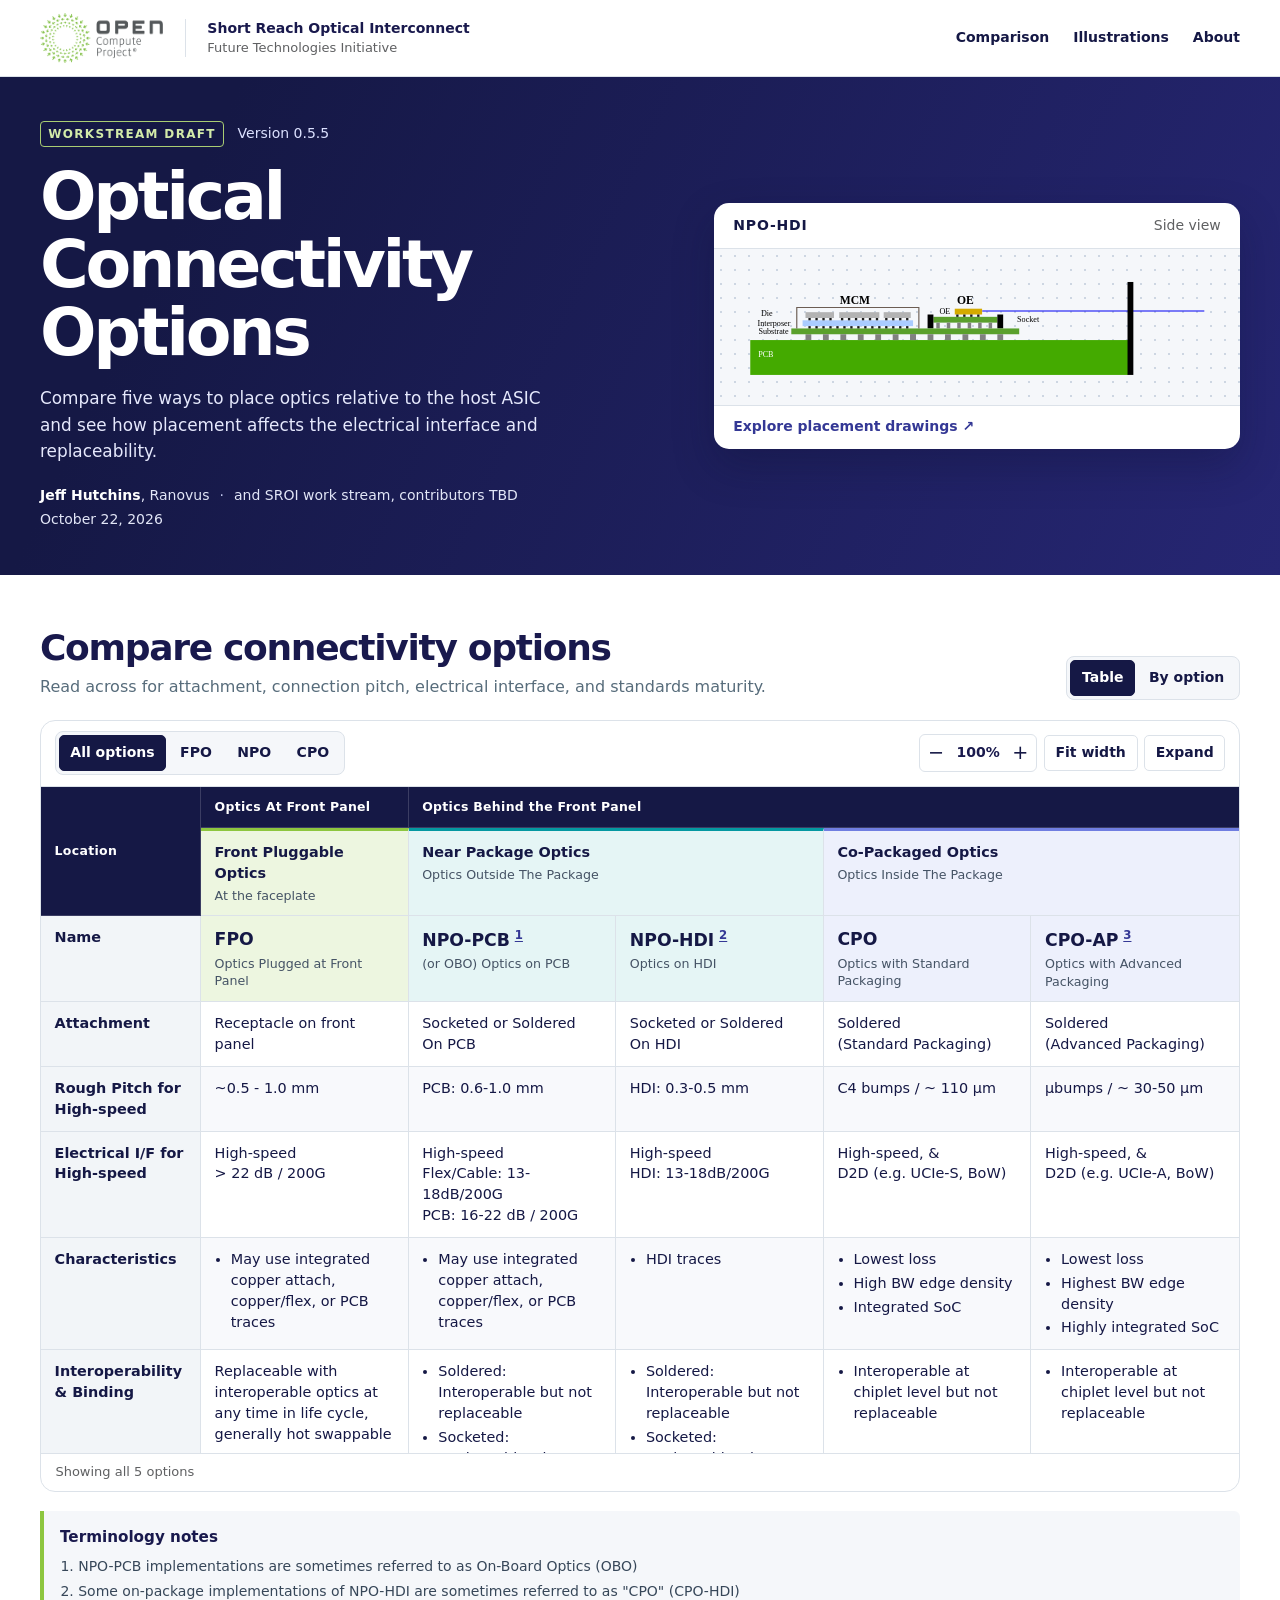
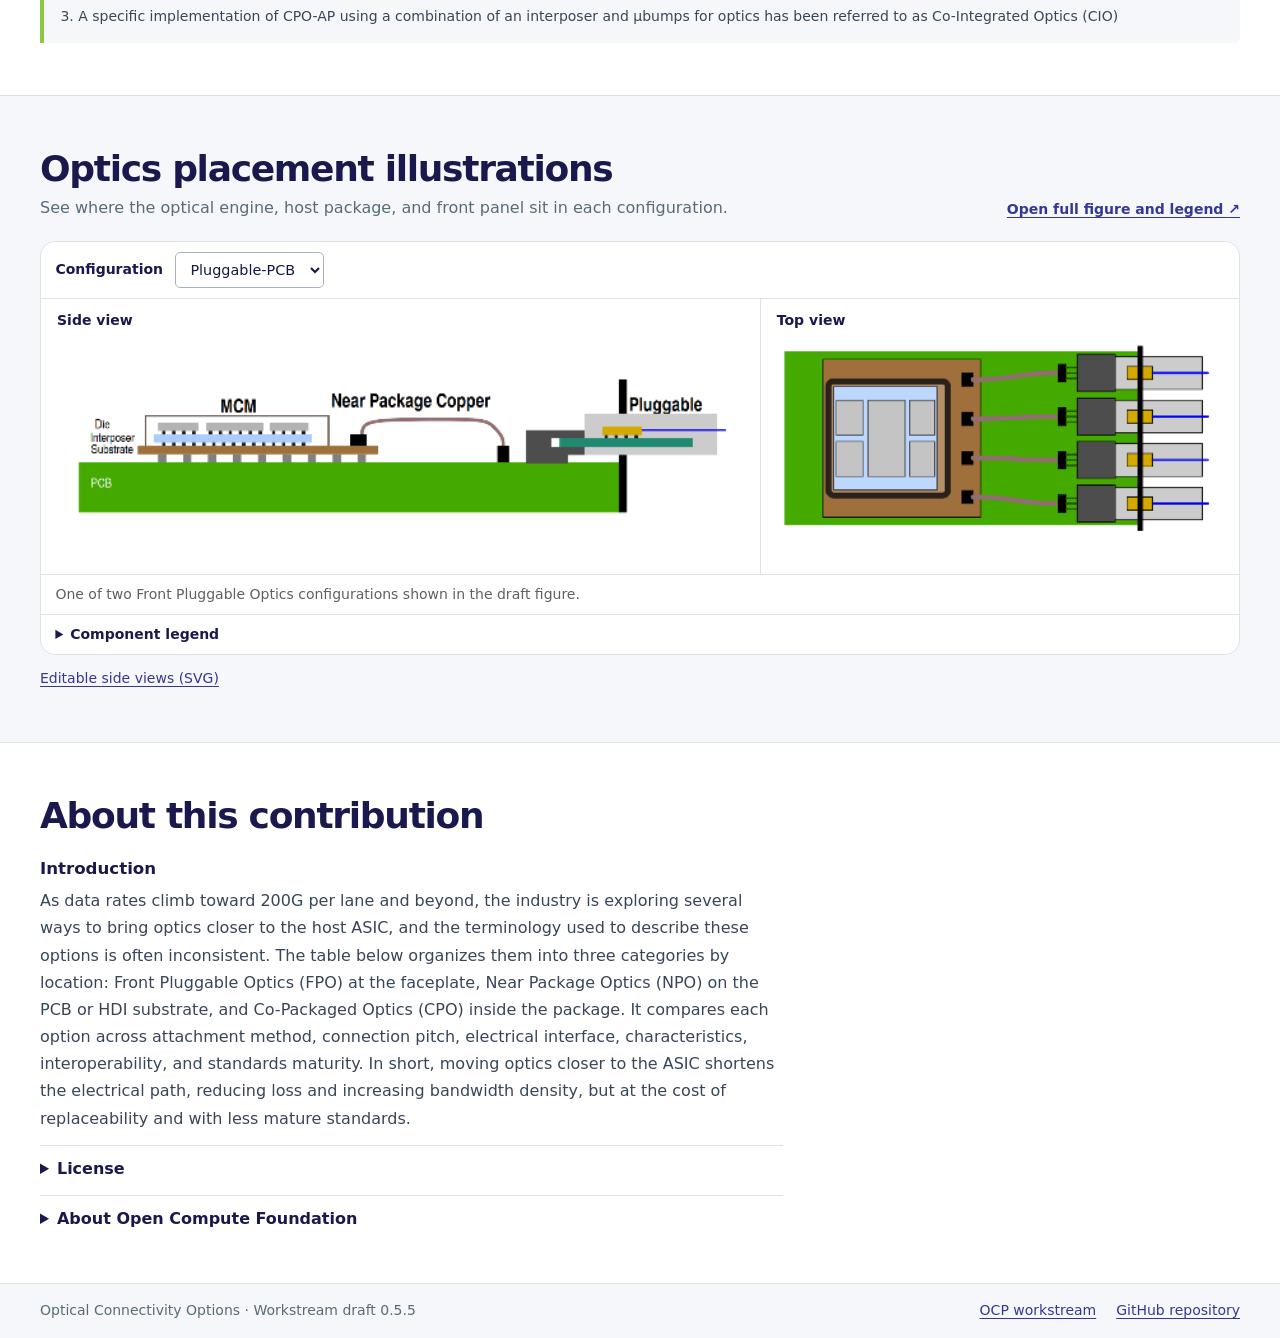
<file: docs/index.html>
<!doctype html>
<html lang="en">
<head>
  <meta charset="utf-8">
  <meta name="viewport" content="width=device-width, initial-scale=1">
  <meta name="description" content="Explore the OCP Short Reach Optical Interconnect workstream’s draft comparison of front pluggable, near package, and co-packaged optics.">
  <title>Optical Connectivity Options · OCP SROI</title>
  <link rel="stylesheet" href="styles.css">
  <script src="explorer.js" defer></script>
</head>
<body>
  <a class="skip-link" href="#comparison">Skip to the comparison</a>
  <header class="site-header">
    <div class="container site-header-inner">
      <a class="brand" href="https://www.opencompute.org/" aria-label="Open Compute Project">
        <img src="assets/ocp-logo.png" width="132" height="54" alt="Open Compute Project">
      </a>
      <div class="workstream">Short Reach Optical Interconnect<span>Future Technologies Initiative</span></div>
      <nav aria-label="Page sections">
        <a href="#comparison">Comparison</a>
        <a href="#illustrations">Illustrations</a>
        <a href="#draft">About</a>
      </nav>
    </div>
  </header>

  <main>
    <section class="hero" aria-labelledby="title">
      <div class="container hero-inner">
        <div class="hero-copy">
          <p class="version"><span>Workstream draft</span> <span>Version 0.5.5</span></p>
          <h1 id="title">Optical Connectivity Options</h1>
          <p class="hero-summary">Compare five ways to place optics relative to the host ASIC and see how placement affects the electrical interface and replaceability.</p>
          <div class="byline">
            <p><strong>Jeff Hutchins</strong>, Ranovus <span aria-hidden="true">·</span> and SROI work stream, contributors TBD</p>
            <p class="byline-date"><time datetime="2026-10-22">October 22, 2026</time></p>
          </div>
        </div>
        <figure class="hero-figure">
          <div class="figure-caption"><strong>NPO-HDI</strong><span>Side view</span></div>
          <div class="hero-drawing">
            <img src="assets/naming-drawings.svg#svgView(viewBox(18,39.5,43,10.5))" alt="Near-package optics on HDI, positioned beside the host package and connected to fiber.">
          </div>
          <figcaption><a href="#illustrations" data-figure="npo-hdi">Explore placement drawings <span aria-hidden="true">↗</span></a></figcaption>
        </figure>
      </div>
    </section>

    <section class="container comparison section" id="comparison" aria-labelledby="comparison-title">
      <div class="section-heading">
        <div>
          <h2 id="comparison-title">Compare connectivity options</h2>
          <p>Read across for attachment, connection pitch, electrical interface, and standards maturity.</p>
        </div>
        <div class="segmented js-only" role="group" aria-label="Comparison layout">
          <button type="button" data-view="table" aria-pressed="true">Table</button>
          <button type="button" data-view="options" aria-pressed="false">By option</button>
        </div>
      </div>
      <div id="comparison-home">
        <div id="comparison-surface" class="surface">
          <div class="toolbar js-only">
            <div class="segmented family-filter" role="group" aria-label="Filter by family">
              <button type="button" data-filter="all" aria-pressed="true">All options</button>
              <button type="button" data-filter="fpo" aria-label="Front Pluggable Optics" aria-pressed="false">FPO</button><button type="button" data-filter="npo" aria-label="Near Package Optics" aria-pressed="false">NPO</button><button type="button" data-filter="cpo" aria-label="Co-Packaged Optics" aria-pressed="false">CPO</button>
            </div>
            <div class="zoom-tools" id="zoom-tools" role="group" aria-label="Table zoom">
              <div class="zoom-step">
                <button type="button" id="zoom-out" aria-label="Zoom out">−</button>
                <output id="zoom-value" aria-live="polite">100%</output>
                <button type="button" id="zoom-in" aria-label="Zoom in">+</button>
              </div>
              <button type="button" class="control" id="zoom-fit" aria-pressed="false" title="Fit as much of the table as possible while keeping it readable">Fit width</button>
              <button type="button" class="control" id="expand-table" aria-haspopup="dialog">Expand</button>
              <button type="button" class="control" id="close-table" hidden>Close</button>
            </div>
          </div>
          <p class="js-only" id="scroll-hint" hidden>Scroll sideways to see more columns.</p>
          <div class="matrix-viewport" id="matrix-viewport" tabindex="0" role="region" aria-label="Connectivity options matrix">
            <table class="matrix"><caption class="visually-hidden">Table 1 – Connectivity Options and Characteristics</caption>
<colgroup><col class="criterion-column"><col class="option-column" data-family="fpo"><col class="option-column" data-family="npo"><col class="option-column" data-family="npo"><col class="option-column" data-family="cpo"><col class="option-column" data-family="cpo"></colgroup>
<thead><tr class="locations"><th rowspan="2" id="location" class="criterion">Location</th><th colspan="1" id="loc-front" data-location="front">Optics At Front Panel</th><th colspan="4" id="loc-behind" data-location="behind">Optics Behind the Front Panel</th></tr>
<tr><th colspan="1" id="family-fpo" data-family="fpo" class="family">Front Pluggable Optics<small>At the faceplate</small></th><th colspan="2" id="family-npo" data-family="npo" class="family">Near Package Optics<small>Optics Outside The Package</small></th><th colspan="2" id="family-cpo" data-family="cpo" class="family">Co-Packaged Optics<small>Optics Inside The Package</small></th></tr>
<tr><th id="name" scope="col" class="criterion">Name</th><th id="col-fpo" data-family="fpo" scope="col" class="option"><span>FPO</span><small>Optics Plugged at Front Panel</small></th><th id="col-npo-pcb" data-family="npo" scope="col" class="option"><span>NPO-PCB</span><sup><a href="#note-1" aria-label="Terminology note 1">1</a></sup><small>(or OBO) Optics on PCB</small></th><th id="col-npo-hdi" data-family="npo" scope="col" class="option"><span>NPO-HDI</span><sup><a href="#note-2" aria-label="Terminology note 2">2</a></sup><small>Optics on HDI</small></th><th id="col-cpo" data-family="cpo" scope="col" class="option"><span>CPO</span><small>Optics with Standard Packaging</small></th><th id="col-cpo-ap" data-family="cpo" scope="col" class="option"><span>CPO-AP</span><sup><a href="#note-3" aria-label="Terminology note 3">3</a></sup><small>Optics with Advanced Packaging</small></th></tr></thead>
<tbody>
<tr><th scope="row" id="row-attachment" class="criterion">Attachment</th><td data-family="fpo" headers="row-attachment loc-front family-fpo col-fpo">Receptacle on front panel</td><td data-family="npo" headers="row-attachment loc-behind family-npo col-npo-pcb">Socketed or Soldered<br>On PCB</td><td data-family="npo" headers="row-attachment loc-behind family-npo col-npo-hdi">Socketed or Soldered<br>On HDI</td><td data-family="cpo" headers="row-attachment loc-behind family-cpo col-cpo">Soldered<br>(Standard Packaging)</td><td data-family="cpo" headers="row-attachment loc-behind family-cpo col-cpo-ap">Soldered<br>(Advanced Packaging)</td></tr>
<tr><th scope="row" id="row-pitch" class="criterion">Rough Pitch for High-speed</th><td data-family="fpo" headers="row-pitch loc-front family-fpo col-fpo">~0.5 - 1.0 mm</td><td data-family="npo" headers="row-pitch loc-behind family-npo col-npo-pcb">PCB: 0.6-1.0 mm</td><td data-family="npo" headers="row-pitch loc-behind family-npo col-npo-hdi">HDI: 0.3-0.5 mm</td><td data-family="cpo" headers="row-pitch loc-behind family-cpo col-cpo">C4 bumps / ~ 110 µm</td><td data-family="cpo" headers="row-pitch loc-behind family-cpo col-cpo-ap">µbumps / ~ 30-50 µm</td></tr>
<tr><th scope="row" id="row-interface" class="criterion">Electrical I/F for High-speed</th><td data-family="fpo" headers="row-interface loc-front family-fpo col-fpo">High-speed<br>&gt; 22 dB / 200G</td><td data-family="npo" headers="row-interface loc-behind family-npo col-npo-pcb">High-speed<br>Flex/Cable: 13-18dB/200G<br>PCB: 16-22 dB / 200G</td><td data-family="npo" headers="row-interface loc-behind family-npo col-npo-hdi">High-speed<br>HDI: 13-18dB/200G</td><td data-family="cpo" headers="row-interface loc-behind family-cpo col-cpo">High-speed, &amp;<br>D2D (e.g. UCIe-S, BoW)</td><td data-family="cpo" headers="row-interface loc-behind family-cpo col-cpo-ap">High-speed, &amp;<br>D2D (e.g. UCIe-A, BoW)</td></tr>
<tr><th scope="row" id="row-characteristics" class="criterion">Characteristics</th><td data-family="fpo" headers="row-characteristics loc-front family-fpo col-fpo"><ul class="cell-list"><li>May use integrated copper attach, copper/flex, or PCB traces</li></ul></td><td data-family="npo" headers="row-characteristics loc-behind family-npo col-npo-pcb"><ul class="cell-list"><li>May use integrated copper attach, copper/flex, or PCB traces</li></ul></td><td data-family="npo" headers="row-characteristics loc-behind family-npo col-npo-hdi"><ul class="cell-list"><li>HDI traces</li></ul></td><td data-family="cpo" headers="row-characteristics loc-behind family-cpo col-cpo"><ul class="cell-list"><li>Lowest loss</li><li>High BW edge density</li><li>Integrated SoC</li></ul></td><td data-family="cpo" headers="row-characteristics loc-behind family-cpo col-cpo-ap"><ul class="cell-list"><li>Lowest loss</li><li>Highest BW edge density</li><li>Highly integrated SoC</li></ul></td></tr>
<tr><th scope="row" id="row-interoperability" class="criterion">Interoperability &amp; Binding</th><td data-family="fpo" headers="row-interoperability loc-front family-fpo col-fpo">Replaceable with interoperable optics at any time in life cycle,<br>generally hot swappable</td><td data-family="npo" headers="row-interoperability loc-behind family-npo col-npo-pcb"><ul class="cell-list"><li>Soldered: Interoperable but not replaceable</li><li>Socketed: Replaceable when removing blade</li></ul></td><td data-family="npo" headers="row-interoperability loc-behind family-npo col-npo-hdi"><ul class="cell-list"><li>Soldered: Interoperable but not replaceable</li><li>Socketed: Replaceable when removing blade</li></ul></td><td data-family="cpo" headers="row-interoperability loc-behind family-cpo col-cpo"><ul class="cell-list"><li>Interoperable at chiplet level but not replaceable</li></ul></td><td data-family="cpo" headers="row-interoperability loc-behind family-cpo col-cpo-ap"><ul class="cell-list"><li>Interoperable at chiplet level but not replaceable</li></ul></td></tr>
<tr><th scope="row" id="row-standards" class="criterion">Standards</th><td colspan="1" data-family="fpo" headers="row-standards loc-front family-fpo col-fpo">Standardized</td><td colspan="2" data-family="npo" headers="row-standards loc-behind family-npo col-npo-pcb col-npo-hdi">Standards being developed</td><td colspan="2" data-family="cpo" headers="row-standards loc-behind family-cpo col-cpo col-cpo-ap">Some standards exist, others remain to be developed</td></tr>
</tbody></table>
          </div>
          <div class="option-list" id="option-list" hidden>
            <details class="option-card" data-family="fpo" data-option="fpo" id="option-fpo"><summary><span><strong>FPO</strong><span class="option-description">Optics Plugged at Front Panel</span></span></summary><div class="option-details"><p>Front Pluggable Optics</p><dl><div><dt>Attachment</dt><dd>Receptacle on front panel</dd></div><div><dt>Rough Pitch for High-speed</dt><dd>~0.5 - 1.0 mm</dd></div><div><dt>Electrical I/F for High-speed</dt><dd>High-speed<br>&gt; 22 dB / 200G</dd></div><div><dt>Characteristics</dt><dd><ul class="cell-list"><li>May use integrated copper attach, copper/flex, or PCB traces</li></ul></dd></div><div><dt>Interoperability &amp; Binding</dt><dd>Replaceable with interoperable optics at any time in life cycle,<br>generally hot swappable</dd></div><div><dt>Standards</dt><dd>Standardized</dd></div></dl><a class="source-link" href="#illustrations" data-figure="fpo">See placement <span aria-hidden="true">↗</span></a></div></details>
<details class="option-card" data-family="npo" data-option="npo-pcb" id="option-npo-pcb"><summary><span><strong>NPO-PCB</strong><span class="option-description">(or OBO) Optics on PCB</span></span></summary><div class="option-details"><p>Near Package Optics<sup><a href="#note-1" aria-label="Terminology note 1">1</a></sup></p><dl><div><dt>Attachment</dt><dd>Socketed or Soldered<br>On PCB</dd></div><div><dt>Rough Pitch for High-speed</dt><dd>PCB: 0.6-1.0 mm</dd></div><div><dt>Electrical I/F for High-speed</dt><dd>High-speed<br>Flex/Cable: 13-18dB/200G<br>PCB: 16-22 dB / 200G</dd></div><div><dt>Characteristics</dt><dd><ul class="cell-list"><li>May use integrated copper attach, copper/flex, or PCB traces</li></ul></dd></div><div><dt>Interoperability &amp; Binding</dt><dd><ul class="cell-list"><li>Soldered: Interoperable but not replaceable</li><li>Socketed: Replaceable when removing blade</li></ul></dd></div><div><dt>Standards</dt><dd>Standards being developed</dd></div></dl><a class="source-link" href="#illustrations" data-figure="npo-pcb">See placement <span aria-hidden="true">↗</span></a></div></details>
<details class="option-card" data-family="npo" data-option="npo-hdi" id="option-npo-hdi"><summary><span><strong>NPO-HDI</strong><span class="option-description">Optics on HDI</span></span></summary><div class="option-details"><p>Near Package Optics<sup><a href="#note-2" aria-label="Terminology note 2">2</a></sup></p><dl><div><dt>Attachment</dt><dd>Socketed or Soldered<br>On HDI</dd></div><div><dt>Rough Pitch for High-speed</dt><dd>HDI: 0.3-0.5 mm</dd></div><div><dt>Electrical I/F for High-speed</dt><dd>High-speed<br>HDI: 13-18dB/200G</dd></div><div><dt>Characteristics</dt><dd><ul class="cell-list"><li>HDI traces</li></ul></dd></div><div><dt>Interoperability &amp; Binding</dt><dd><ul class="cell-list"><li>Soldered: Interoperable but not replaceable</li><li>Socketed: Replaceable when removing blade</li></ul></dd></div><div><dt>Standards</dt><dd>Standards being developed</dd></div></dl><a class="source-link" href="#illustrations" data-figure="npo-hdi">See placement <span aria-hidden="true">↗</span></a></div></details>
<details class="option-card" data-family="cpo" data-option="cpo" id="option-cpo"><summary><span><strong>CPO</strong><span class="option-description">Optics with Standard Packaging</span></span></summary><div class="option-details"><p>Co-Packaged Optics</p><dl><div><dt>Attachment</dt><dd>Soldered<br>(Standard Packaging)</dd></div><div><dt>Rough Pitch for High-speed</dt><dd>C4 bumps / ~ 110 µm</dd></div><div><dt>Electrical I/F for High-speed</dt><dd>High-speed, &amp;<br>D2D (e.g. UCIe-S, BoW)</dd></div><div><dt>Characteristics</dt><dd><ul class="cell-list"><li>Lowest loss</li><li>High BW edge density</li><li>Integrated SoC</li></ul></dd></div><div><dt>Interoperability &amp; Binding</dt><dd><ul class="cell-list"><li>Interoperable at chiplet level but not replaceable</li></ul></dd></div><div><dt>Standards</dt><dd>Some standards exist, others remain to be developed</dd></div></dl><a class="source-link" href="#illustrations" data-figure="cpo">See placement <span aria-hidden="true">↗</span></a></div></details>
<details class="option-card" data-family="cpo" data-option="cpo-ap" id="option-cpo-ap"><summary><span><strong>CPO-AP</strong><span class="option-description">Optics with Advanced Packaging</span></span></summary><div class="option-details"><p>Co-Packaged Optics<sup><a href="#note-3" aria-label="Terminology note 3">3</a></sup></p><dl><div><dt>Attachment</dt><dd>Soldered<br>(Advanced Packaging)</dd></div><div><dt>Rough Pitch for High-speed</dt><dd>µbumps / ~ 30-50 µm</dd></div><div><dt>Electrical I/F for High-speed</dt><dd>High-speed, &amp;<br>D2D (e.g. UCIe-A, BoW)</dd></div><div><dt>Characteristics</dt><dd><ul class="cell-list"><li>Lowest loss</li><li>Highest BW edge density</li><li>Highly integrated SoC</li></ul></dd></div><div><dt>Interoperability &amp; Binding</dt><dd><ul class="cell-list"><li>Interoperable at chiplet level but not replaceable</li></ul></dd></div><div><dt>Standards</dt><dd>Some standards exist, others remain to be developed</dd></div></dl><a class="source-link" href="#illustrations" data-figure="cpo-ap">See placement <span aria-hidden="true">↗</span></a></div></details>
          </div>
          <div class="table-meta">
            <p id="table-status" role="status">Showing all 5 options</p>
          </div>
        </div>
      </div>

      <dialog id="table-dialog" aria-labelledby="dialog-title">
        <div class="dialog-heading"><h2 id="dialog-title">Connectivity options and characteristics</h2></div>
      </dialog>

      <aside class="terminology" aria-labelledby="terminology-title">
        <h3 id="terminology-title">Terminology notes</h3>
        <ol><li id="note-1">NPO-PCB implementations are sometimes referred to as On-Board Optics (OBO)</li><li id="note-2">Some on-package implementations of NPO-HDI are sometimes referred to as &quot;CPO&quot; (CPO-HDI)</li><li id="note-3">A specific implementation of CPO-AP using a combination of an interposer and µbumps for optics has been referred to as Co-Integrated Optics (CIO)</li></ol>
      </aside>
    </section>

    <section class="figure-section" id="illustrations" aria-labelledby="illustration-title">
      <div class="container section">
        <div class="section-heading">
          <div>
            <h2 id="illustration-title">Optics placement illustrations</h2>
            <p>See where the optical engine, host package, and front panel sit in each configuration.</p>
          </div>
          <a class="source-link" href="assets/placement-options.png">Open full figure and legend <span aria-hidden="true">↗</span></a>
        </div>
        <div class="figure-explorer js-only">
          <div class="figure-toolbar">
            <label for="figure-select">Configuration</label>
            <select id="figure-select">
              <option value="pluggable-pcb">Pluggable-PCB</option>
              <option value="pluggable-npc">Pluggable-NPC</option>
              <option value="npo-pcb">NPO-PCB</option>
              <option value="npo-hdi">NPO-HDI</option>
              <option value="cpo">CPO-SP</option>
              <option value="cpo-ap">CPO-AP</option>
            </select>
          </div>
          <div class="figure-panels">
            <figure>
              <figcaption>Side view</figcaption>
              <svg id="side-view" class="diagram" role="img" aria-label="Pluggable-PCB, side view" viewBox="244 60 539 182">
                <image href="assets/placement-options.png" width="1214" height="1444"></image>
              </svg>
            </figure>
            <figure>
              <figcaption>Top view</figcaption>
              <svg id="top-view" class="diagram" role="img" aria-label="Pluggable-PCB, top view" viewBox="816 60 375 182">
                <image href="assets/placement-options.png" width="1214" height="1444"></image>
              </svg>
            </figure>
          </div>
          <p class="figure-note" id="figure-note"></p>
          <details class="legend">
            <summary>Component legend</summary>
            <ul>
              <li><span style="--swatch: #b3b3b3"></span>Die</li>
              <li><span style="--swatch: #aaccff"></span>Interposer</li>
              <li><span style="--swatch: #a0703c"></span>Package substrate</li>
              <li><span style="--swatch: #1f8a70"></span>Module PCB</li>
              <li><span style="--swatch: #44aa00"></span>PCB</li>
              <li><span style="--swatch: #d4aa00"></span>Optical engine (OE)</li>
              <li><span style="--swatch: #ccc"></span>Pluggable module</li>
              <li><span style="--swatch: #484848"></span>Cage</li>
              <li><span style="--swatch: #000"></span>Socket / connector</li>
              <li><span class="line" style="--swatch: #7a6660"></span>Near-package copper</li>
              <li><span class="line" style="--swatch: #00f"></span>Fiber</li>
              <li><span class="outline"></span>MCM lid</li>
            </ul>
          </details>
        </div>
        <img class="fallback-figure" src="assets/placement-options.png" width="1214" height="1444" alt="Side and top views of Pluggable-PCB, Pluggable-NPC, NPO-PCB, NPO-HDI, CPO-SP, and CPO-AP, with a component color legend.">
        <p class="figure-links">
          <a href="assets/naming-drawings.svg#svgView(viewBox(0,10,61,60))" type="image/svg+xml">Editable side views (SVG)</a>
        </p>
      </div>
    </section>

    <section class="container section draft" id="draft" aria-labelledby="draft-title">
      <div class="section-heading"><h2 id="draft-title">About this contribution</h2></div>
      <div class="draft-copy">
        <h3>Introduction</h3>
        <p>As data rates climb toward 200G per lane and beyond, the industry is exploring several ways to bring optics closer to the host ASIC, and the terminology used to describe these options is often inconsistent. The table below organizes them into three categories by location: Front Pluggable Optics (FPO) at the faceplate, Near Package Optics (NPO) on the PCB or HDI substrate, and Co-Packaged Optics (CPO) inside the package. It compares each option across attachment method, connection pitch, electrical interface, characteristics, interoperability, and standards maturity. In short, moving optics closer to the ASIC shortens the electrical path, reducing loss and increasing bandwidth density, but at the cost of replaceability and with less mature standards.</p>
        <details>
          <summary>License</summary>
          <h3>Creative Commons</h3>
          <p>OCP encourages participants to share their proposals, specifications and designs with the community. This is to promote openness and encourage continuous and open feedback. It is important to remember that by providing feedback for any such documents, whether in written or verbal form, that the contributor or the contributor&#x27;s organization grants OCP and its members irrevocable right to use this feedback for any purpose without any further obligation.</p>
<p>It is acknowledged that any such documentation and any ancillary materials that are provided to OCP in connection with this document, including without limitation any white papers, articles, photographs, studies, diagrams, contact information (together, “Materials”) are made available under the Creative Commons Attribution-ShareAlike 4.0 International License found here: <a href="https://creativecommons.org/licenses/by-sa/4.0/">https://creativecommons.org/licenses/by-sa/4.0/</a>, or any later version, and without limiting the foregoing, OCP may make the Materials available under such terms.</p>
<p>As a contributor to this document, all members represent that they have the authority to grant the rights and licenses herein. They further represent and warrant that the Materials do not and will not violate the copyrights or misappropriate the trade secret rights of any third party, including without limitation rights in intellectual property. The contributor(s) also represent that, to the extent the Materials include materials protected by copyright or trade secret rights that are owned or created by any third-party, they have obtained permission for its use consistent with the foregoing. They will provide OCP evidence of such permission upon OCP’s request. This document and any &quot;Materials&quot; are published on the respective project&#x27;s wiki page and are open to the public in accordance with OCP&#x27;s Bylaws and IP Policy. This can be found at <a href="http://www.opencompute.org/participate/legal-documents/">http://www.opencompute.org/participate/legal-documents/</a>. If you have any questions, please contact OCP.</p>
        </details>
        <details>
          <summary>About Open Compute Foundation</summary>
          <p>The Open Compute Project (OCP) brings at-scale innovations and hyperscaler best practices to all, spanning technology domains from the data center to the edge, and the technology stack from silicon, to systems, to site facilities and services. The international OCP Community is made up of organizations and people from hyperscale and tier-2 cloud data center operators, communications providers, colocation providers, diverse enterprises, and technology vendors. The OCP Foundation fosters collaboration within the Community to tackle market challenges in an array of OCP Projects that create open contributions such as specifications, designs, and more. The OCP Solution Provider Program then recognizes the application of those contributions in compliant products, solutions, and data center facilities and services with designations like OCP Inspired, OCP Accepted and OCP Ready. With the tenets of openness, impact, efficiency, scale and sustainability, the OCP engages and educates thousands of engineers every year through many events and webinars. Across many initiatives the OCP Foundation and Community are meeting the market today and shaping the future.</p>
<p>Learn more at: <a href="https://www.opencompute.org">www.opencompute.org</a>.</p>
        </details>
      </div>
    </section>
  </main>
  <footer class="site-footer">
    <div class="container footer-inner">
      <p>Optical Connectivity Options · Workstream draft 0.5.5</p>
      <div>
        <a href="https://www.opencompute.org/projects/future-technologies-initiative/short-reach-optical-interconnect/">OCP workstream</a>
        <a href="https://github.com/opencomputeproject/integrated-optics-reqs">GitHub repository</a>
      </div>
    </div>
  </footer>
</body>
</html>
</file>
<file: docs/styles.css>
:root {
  color-scheme: light;
  font-family: "Franklin Gothic Book", "Open Sans", system-ui, sans-serif;
  color: #19194d;
  background: #fff;
  --navy: #151845;
  --blue: #343895;
  --green: #8dc63f;
  --gray: #5f6062;
  --slate: #576c7b;
  --line: #dce2e9;
  --white: #fff;
  --light: #f5f7fa;
  --radius: 15px;
}

*, *::before, *::after { box-sizing: border-box; }
html { scroll-padding-top: 1.25rem; }
body { margin: 0; line-height: 1.55; }
button, select { font: inherit; }
button { cursor: pointer; }
button:disabled { cursor: default; opacity: .45; }
a { color: var(--blue); text-underline-offset: .2em; }
a:hover { text-decoration-thickness: 2px; }
:focus-visible { outline: 3px solid var(--blue); outline-offset: 3px; }
[hidden] { display: none !important; }
.js-only { display: none; }
.enhanced .js-only { display: revert; }
.enhanced .toolbar, .enhanced .segmented { display: flex; }
h1, h2, h3, p, figure { margin: 0; }
.container { width: min(100% - 5rem, 76rem); margin-inline: auto; }
.section { padding-block: 3.25rem; }
.visually-hidden {
  position: absolute;
  width: 1px;
  height: 1px;
  padding: 0;
  margin: -1px;
  overflow: hidden;
  clip-path: inset(50%);
  white-space: nowrap;
  border: 0;
}
.skip-link { position: absolute; top: .7rem; left: .7rem; transform: translateY(-160%); z-index: 10; background: white; padding: .6rem 1rem; }
.skip-link:focus { transform: none; }

.site-header { border-bottom: 1px solid var(--line); }
.site-header-inner { min-height: 76px; display: flex; align-items: center; gap: 1.35rem; }
.brand { flex: none; }
.brand img { display: block; height: 50px; width: auto; }
.workstream { font-size: .875rem; font-weight: 700; border-left: 1px solid var(--line); padding-left: 1.35rem; line-height: 1.4; }
.workstream span { display: block; color: var(--gray); font-size: .8125rem; font-weight: 400; }
.site-header nav { display: flex; flex-wrap: wrap; align-items: center; gap: 1.5rem; margin-left: auto; }
.site-header nav a { color: var(--navy); font-size: .875rem; font-weight: 650; text-decoration: none; }
.site-header nav a:hover { text-decoration: underline; }

.hero { color: white; background: linear-gradient(115deg, var(--navy) 16%, #262673 100%); }
.hero-inner { display: grid; grid-template-columns: minmax(0, 1.16fr) minmax(0, 1fr); gap: clamp(2rem, 5vw, 5rem); align-items: center; min-height: 21rem; padding-block: 2.75rem; }
.version { display: flex; flex-wrap: wrap; gap: .5rem .85rem; align-items: center; font-size: .875rem; color: #dce1ff; margin-bottom: 1rem; }
.version span:first-child { border: 1px solid #a9cd73; color: #d3eba9; border-radius: 4px; font-size: .75rem; font-weight: 750; letter-spacing: .11em; text-transform: uppercase; padding: .17rem .45rem; }
.hero h1 { font-size: clamp(2.6rem, 5.2vw, 4.35rem); letter-spacing: -.049em; line-height: 1.02; font-weight: 760; }
.hero-summary { max-width: 49ch; color: #e5e8fc; font-size: clamp(1rem, 1.32vw, 1.17rem); margin-top: 1.15rem; line-height: 1.58; }
.byline { font-size: .875rem; color: #e2e6f7; margin-top: 1.25rem; }
.byline strong { color: white; }
.byline span { margin-inline: .35rem; color: #bfc6ec; }
.byline-date { margin-top: .15rem; }
.hero-figure { min-width: 0; background: white; color: var(--navy); border-radius: var(--radius); overflow: hidden; box-shadow: 0 17px 40px #0c10324d; }
.figure-caption { padding: .73rem 1.2rem; display: flex; align-items: center; justify-content: space-between; border-bottom: 1px solid var(--line); font-size: .875rem; }
.figure-caption strong { font-size: .875rem; letter-spacing: .06em; }
.figure-caption span { color: var(--gray); }
.hero-drawing { min-height: 136px; display: grid; align-items: center; padding: 1.05rem .8rem; background: #f5f7fa; background-image: radial-gradient(#cdd6e2 1px, transparent 1px); background-size: 14px 14px; }
.hero-drawing img { display: block; width: 100%; aspect-ratio: 43 / 10.5; object-fit: fill; }
.hero-figure figcaption { padding: .65rem 1.2rem; border-top: 1px solid var(--line); font-size: .875rem; font-weight: 650; }
.hero-figure a { text-decoration: none; }
.hero-figure a:hover { text-decoration: underline; }

.section-heading { display: flex; gap: 1rem 1.5rem; justify-content: space-between; align-items: end; margin-bottom: 1.25rem; }
.section-heading h2, .dialog-heading h2 { font-size: clamp(1.6rem, 3vw, 2.25rem); line-height: 1.14; font-weight: 730; letter-spacing: -.036em; }
.section-heading p { margin-top: .45rem; color: var(--slate); }
.segmented { align-items: center; gap: 2px; border: 1px solid var(--line); border-radius: 8px; background: var(--light); padding: 3px; flex: none; }
.segmented button, .control { border: 1px solid transparent; background: transparent; color: var(--navy); font-size: .875rem; font-weight: 650; padding: .32rem .67rem; min-height: 36px; border-radius: 5px; white-space: nowrap; }
.segmented button:hover, .control:hover { background: #e7ebf4; }
.segmented button[aria-pressed="true"] { background: var(--navy); color: white; border-color: var(--navy); }

.surface { min-width: 0; border: 1px solid var(--line); border-radius: var(--radius); background: white; }
.toolbar { padding: .65rem .85rem; flex-wrap: wrap; justify-content: space-between; align-items: center; gap: .6rem; border-bottom: 1px solid var(--line); }
.zoom-tools { display: flex; flex-wrap: wrap; gap: .4rem; align-items: center; }
.zoom-step { display: flex; align-items: center; gap: 1px; border: 1px solid var(--line); border-radius: 6px; }
.zoom-step button { background: transparent; border: 0; border-radius: 5px; font-size: 1.2rem; color: var(--navy); width: 2rem; height: 36px; }
.zoom-step button:hover:not(:disabled) { background: var(--light); }
.zoom-step output { font-size: .875rem; font-weight: 650; width: 3.15rem; text-align: center; font-variant-numeric: tabular-nums; }
.control { border-color: var(--line); }
.control[aria-pressed="true"] { color: var(--navy); background: #edf6e0; border-color: #a6c775; }
#scroll-hint { padding: .35rem .9rem; color: var(--slate); background: var(--light); font-size: .8125rem; }
.matrix-viewport { overflow: auto; max-height: min(74vh, 43rem); isolation: isolate; }
.matrix-viewport:focus-visible { position: relative; z-index: 1; outline-offset: -3px; }
.matrix {
  --scale: 1;
  --option-min: 12.6rem;
  --criterion-min: 10rem;
  width: 100%;
  border-collapse: separate;
  border-spacing: 0;
  table-layout: fixed;
  min-width: calc(var(--criterion-min) * var(--scale) + var(--visible-columns, 5) * var(--option-min) * var(--scale));
  font-size: calc(.9rem * var(--scale));
  line-height: 1.45;
  text-align: left;
}
.criterion-column { width: calc(var(--criterion-min) * var(--scale)); }
.matrix th, .matrix td {
  padding: calc(.69rem * var(--scale)) calc(.85rem * var(--scale));
  vertical-align: top;
  border-right: 1px solid var(--line);
  border-bottom: 1px solid var(--line);
  overflow-wrap: anywhere;
}
.matrix tr > :last-child { border-right: 0; }
.matrix tbody tr:last-child > * { border-bottom: 0; }
.matrix thead { position: sticky; top: 0; z-index: 2; }
.matrix .locations th { background: var(--navy); color: white; border-color: #ffffff29; font-size: calc(.78rem * var(--scale)); letter-spacing: .025em; }
.matrix .criterion { position: sticky; left: 0; z-index: 1; font-weight: 700; background: #f2f5f8; }
.matrix thead .criterion { z-index: 3; }
.matrix thead .criterion[rowspan] { vertical-align: middle; }
.matrix th.family { font-weight: 750; border-top: 3px solid var(--family-accent); background: var(--family-bg); }
.matrix th.option { font-size: calc(1.08rem * var(--scale)); background: var(--family-bg); }
.matrix th small { display: block; margin-top: .23em; color: #455365; font-size: calc(.79rem * var(--scale)); font-weight: 500; line-height: 1.36; }
.matrix th sup, .option-details sup { font-size: .68em; margin-left: .26em; }
.matrix th sup a, .option-details sup a { padding: .15em; }
.matrix td { background: white; }
.matrix td, .matrix th { color: var(--navy); }
.matrix tr:nth-child(even) td { background: #f8f9fc; }
[data-family="fpo"] { --family-accent: var(--green); --family-bg: #edf6e0; }
[data-family="npo"] { --family-accent: #0498a1; --family-bg: #e5f5f5; }
[data-family="cpo"] { --family-accent: #707ee1; --family-bg: #edf0fc; }
.cell-list { margin: 0; padding-left: 1.12em; }
.cell-list li + li { margin-top: .2em; }
.table-meta { display: flex; gap: .25rem 1rem; flex-wrap: wrap; justify-content: space-between; border-top: 1px solid var(--line); padding: .55rem .9rem; color: var(--gray); font-size: .8125rem; }

.option-list { padding: .75rem; display: grid; gap: .55rem; }
.option-card { display: block; border: 1px solid var(--line); border-left: 4px solid var(--family-accent); border-radius: 7px; overflow: hidden; }
.option-card summary { background: var(--family-bg); padding: .7rem 1rem; cursor: pointer; }
.option-card summary:focus-visible { outline-offset: -3px; }
.option-card summary strong { margin-inline: .5rem .75rem; }
.option-description { color: var(--slate); font-size: .92rem; }
.option-details { padding: .9rem 1rem 1rem; }
.option-details p { font-size: .875rem; font-weight: 650; }
.option-details dl { display: grid; grid-template-columns: repeat(3, 1fr); margin-block: .75rem; }
.option-details dl div { padding: .65rem .7rem .65rem 0; border-top: 1px solid var(--line); min-width: 0; }
.option-details dt { font-weight: 700; font-size: .875rem; margin-bottom: .2rem; }
.option-details dd { margin: 0; font-size: .9rem; }
.terminology { margin-top: 1.15rem; padding: .95rem 1rem; background: var(--light); border-left: 4px solid var(--green); border-radius: 0 6px 6px 0; }
.terminology h3 { font-size: .95rem; }
.terminology ol { margin: .4rem 0 0; padding-left: 1.3em; color: #374759; font-size: .875rem; }
.terminology li + li { margin-top: .2rem; }
.terminology li:target { outline: 2px solid var(--blue); outline-offset: 2px; border-radius: 1px; }
#table-dialog { width: min(100% - 2rem, 120rem); max-width: none; max-height: calc(100% - 2rem); padding: .9rem; border: none; border-radius: var(--radius); color: var(--navy); }
#table-dialog::backdrop { background: #101336af; }
.dialog-heading { padding: .25rem .25rem .75rem; }
.dialog-heading h2 { font-size: 1.35rem; }
#table-dialog .matrix-viewport { max-height: 72vh; }
body:has(#table-dialog[open]) { overflow: hidden; }

.figure-section { background: var(--light); border-block: 1px solid var(--line); }
.source-link { font-size: .875rem; font-weight: 650; }
.figure-explorer { border: 1px solid var(--line); border-radius: var(--radius); background: white; overflow: hidden; }
.figure-toolbar { display: flex; align-items: center; flex-wrap: wrap; gap: .5rem .75rem; padding: .65rem .9rem; border-bottom: 1px solid var(--line); }
.figure-toolbar label { font-size: .875rem; font-weight: 650; }
.figure-toolbar select { color: var(--navy); padding: .35rem .65rem; border: 1px solid #a8b3c0; border-radius: 5px; background: white; font-size: .9rem; min-height: 36px; }
.figure-panels { display: grid; grid-template-columns: minmax(0, 3fr) minmax(0, 2fr); }
.figure-panels figure { min-width: 0; padding: .65rem 1rem; }
.figure-panels figure + figure { border-left: 1px solid var(--line); }
.figure-panels figcaption { font-size: .875rem; font-weight: 700; }
.diagram { display: block; width: 100%; max-height: 21rem; }
.figure-note { padding: .55rem .9rem; border-top: 1px solid var(--line); font-size: .875rem; color: var(--gray); }
.legend { border-top: 1px solid var(--line); padding: .55rem .9rem; font-size: .875rem; }
.legend summary { font-weight: 650; cursor: pointer; }
.legend ul { display: flex; flex-wrap: wrap; gap: .4rem 1.2rem; padding: 0; margin: .55rem 0 .25rem; list-style: none; }
.legend li { display: flex; align-items: center; gap: .4rem; }
.legend li span { width: 1rem; height: .64rem; background: var(--swatch); border: 1px solid #667585; }
.legend li span.line { height: .17rem; border: none; }
.legend li span.outline { border: 2px solid #1d1d1d; border-radius: 3px; }
.figure-links { margin-top: .8rem; display: flex; flex-wrap: wrap; gap: .35rem 1.25rem; font-size: .875rem; }
.fallback-figure { max-width: 100%; height: auto; }
.enhanced .fallback-figure { display: none; }
.draft-copy { max-width: 73ch; }
.draft h3 { font-size: 1.04rem; margin-bottom: .35rem; }
.draft-copy p { margin-bottom: .7rem; color: #374759; line-height: 1.7; }
.draft-copy details { border-block-start: 1px solid var(--line); margin-top: .85rem; padding-top: .65rem; }
.draft-copy summary { cursor: pointer; font-weight: 650; }
.draft-copy details > :nth-child(2) { margin-top: .65rem; }
.site-footer { border-top: 1px solid var(--line); background: #f5f7fa; color: var(--slate); font-size: .875rem; }
.footer-inner { display: flex; justify-content: space-between; flex-wrap: wrap; gap: .5rem 1.25rem; padding-block: 1rem; }
.footer-inner div { display: flex; gap: 1.25rem; flex-wrap: wrap; }

@media (max-width: 850px) {
  .container { width: min(100% - 2rem, 76rem); }
  .hero-inner { gap: 1.4rem; }
  .site-header nav { gap: .85rem; }
  .site-header-inner { gap: .8rem; }
  .workstream { padding-left: .8rem; }
}

@media (max-width: 640px) {
  .section { padding-block: 2rem; }
  .site-header-inner { padding-block: .6rem; gap: .5rem .8rem; flex-wrap: wrap; }
  .brand img { height: 39px; }
  .site-header nav { width: 100%; margin: 0; justify-content: space-between; gap: .6rem; border-top: 1px solid var(--line); padding-top: .5rem; }
  .hero-inner { grid-template-columns: 1fr; padding-block: 1.85rem; }
  .hero-summary { margin-top: .8rem; }
  .byline { margin-top: .8rem; }
  .hero-drawing { min-height: 90px; }
  .section-heading { align-items: start; flex-direction: column; }
  .toolbar { padding: .5rem .55rem; }
  .matrix { --criterion-min: 8rem; --option-min: 11.9rem; }
  .matrix-viewport { max-height: 57vh; }
  .option-details dl { grid-template-columns: 1fr; }
  .figure-panels { grid-template-columns: 1fr; }
  .figure-panels figure + figure { border-top: 1px solid var(--line); border-left: 0; }
  #table-dialog { width: calc(100% - 1rem); padding: .5rem; }
}

@media print {
  @page { size: landscape; margin: 13mm; }
  .container { width: 100%; }
  .site-header nav, .hero-figure, .toolbar, .section-heading .segmented, .table-meta, .option-list, .figure-explorer,
  .figure-links, .source-link, .site-footer, #scroll-hint { display: none !important; }
  .hero { color: var(--navy); background: white; }
  .site-header-inner { min-height: 42px; }
  .brand img { height: 32px; }
  .hero-inner { display: block; padding-block: .45rem; min-height: 0; }
  .hero-summary { display: none; }
  .version, .byline { margin-block: .25rem; }
  .hero h1 { font-size: 2rem; }
  .hero-summary, .byline, .byline strong, .version, .version span:first-child { color: var(--navy); }
  .section { padding-block: .5rem; }
  .section-heading { margin-bottom: .5rem; }
  .comparison .section-heading { display: none; }
  .terminology { margin-top: .55rem; padding: .4rem .65rem; }
  .matrix-viewport[hidden] { display: block !important; }
  .matrix-viewport { max-height: none; overflow: visible; }
  .matrix { min-width: 0; font-size: 9pt; print-color-adjust: exact; }
  .matrix th, .matrix td { padding: .18rem .25rem; }
  .matrix thead, .matrix .criterion { position: static; }
  .matrix th small, .matrix th.option, .matrix .locations th { font-size: 9pt; }
  .criterion-column { width: 14%; }
  .enhanced .fallback-figure { display: block; max-height: 13cm; width: auto; margin-inline: auto; }
  .figure-section, .draft { break-before: page; }
  #comparison-surface { break-inside: avoid; }
}
</file>
